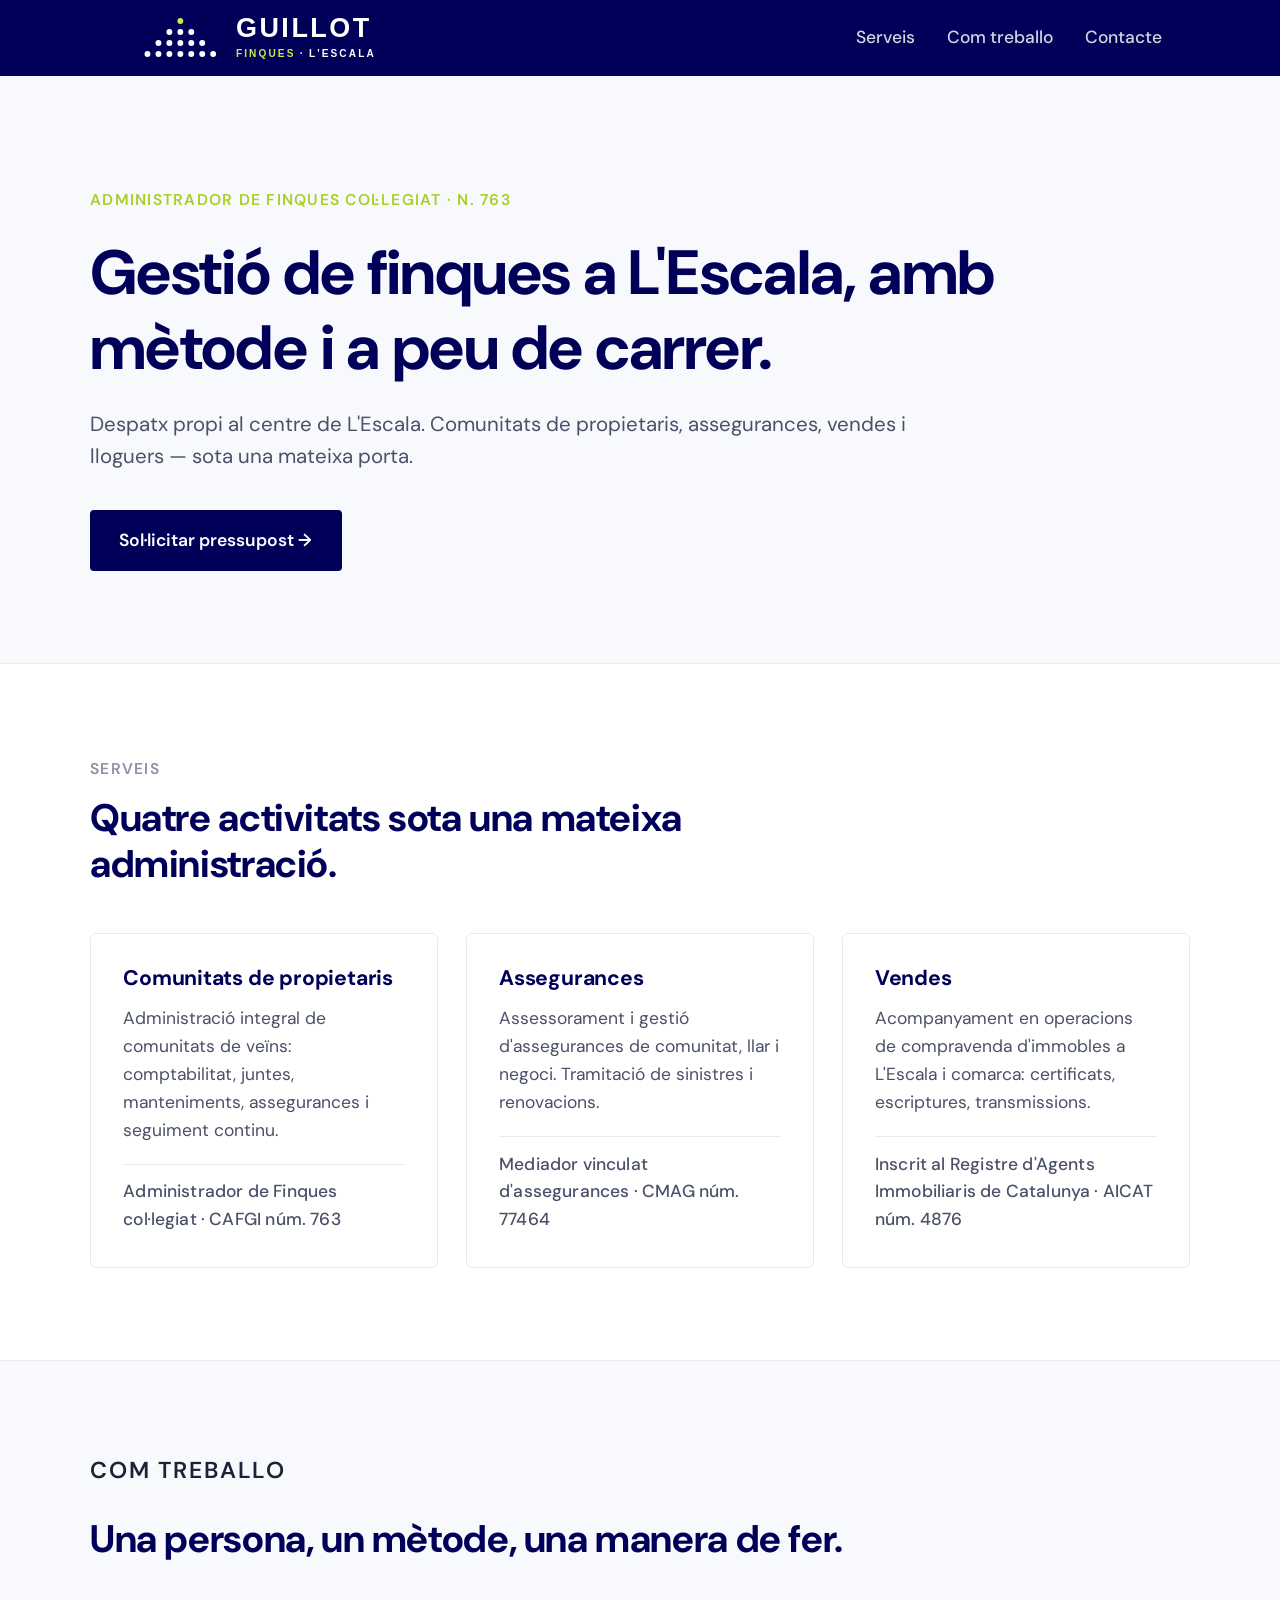
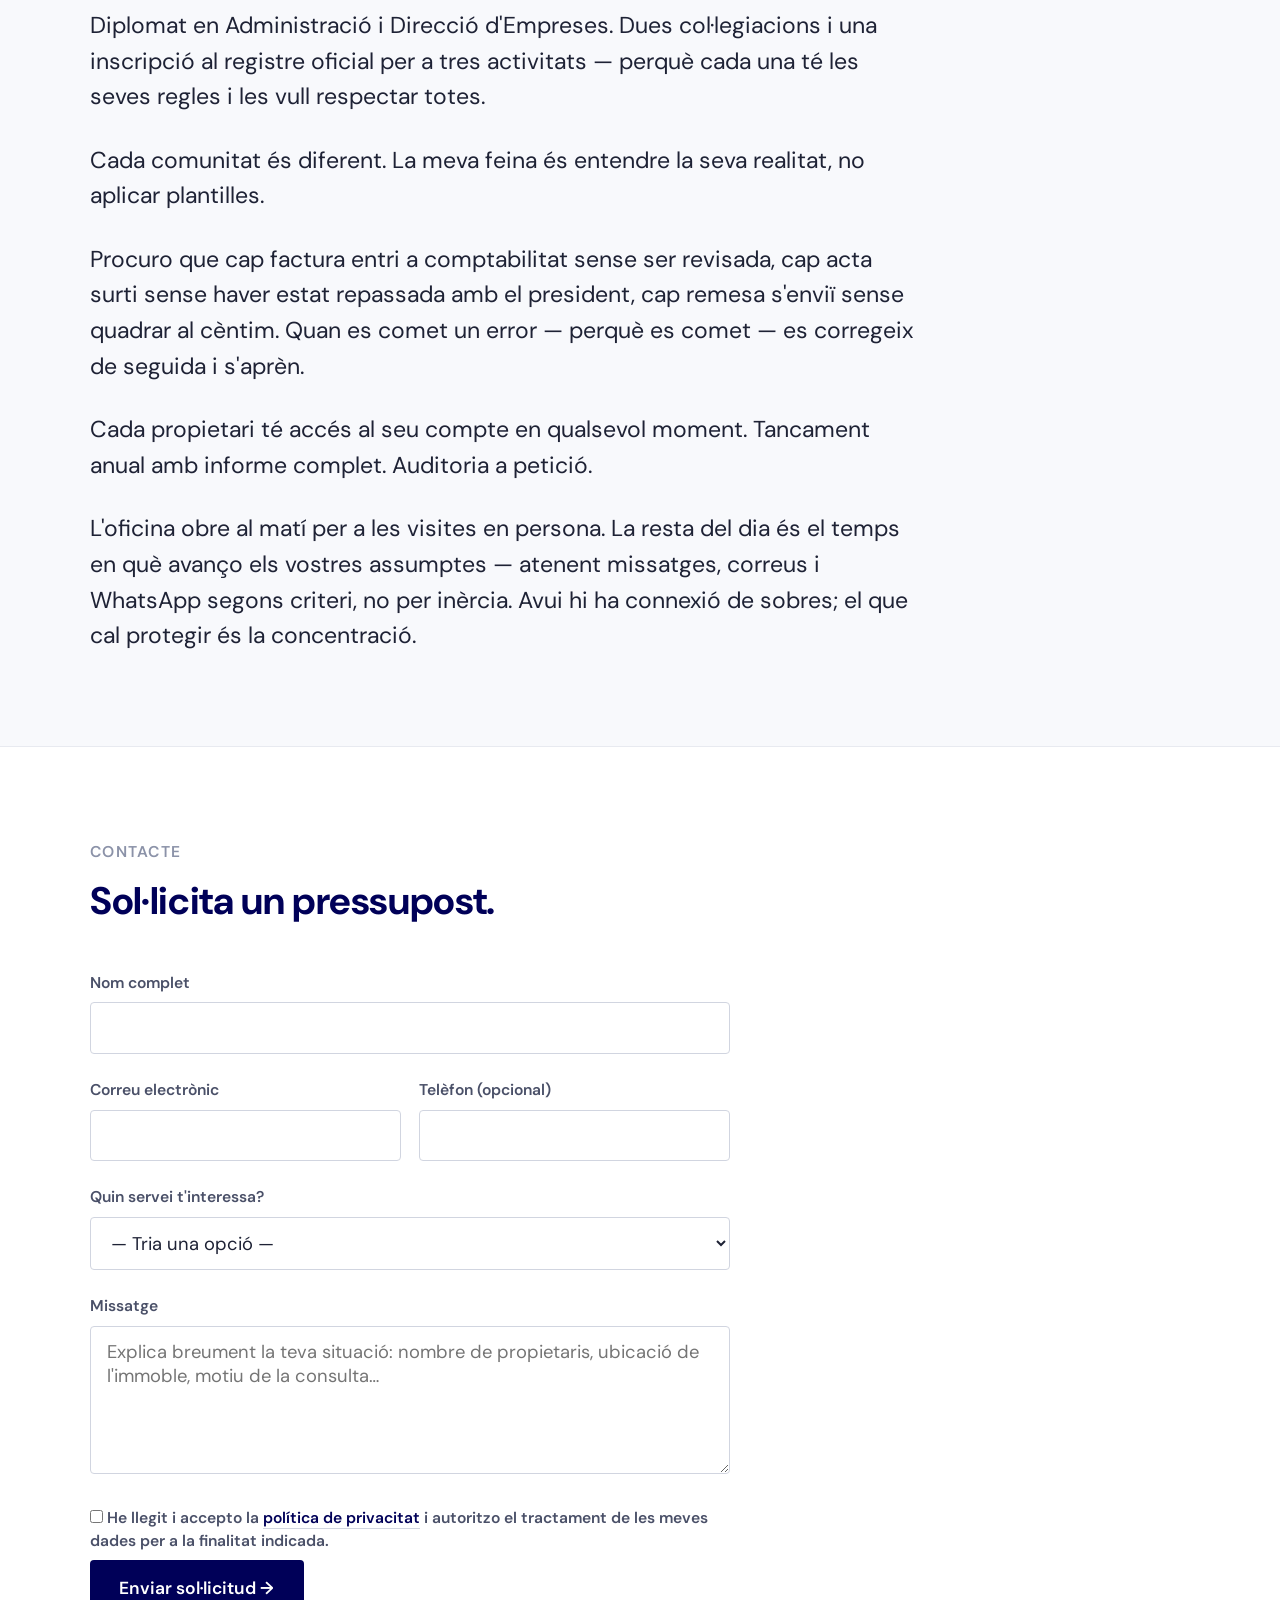
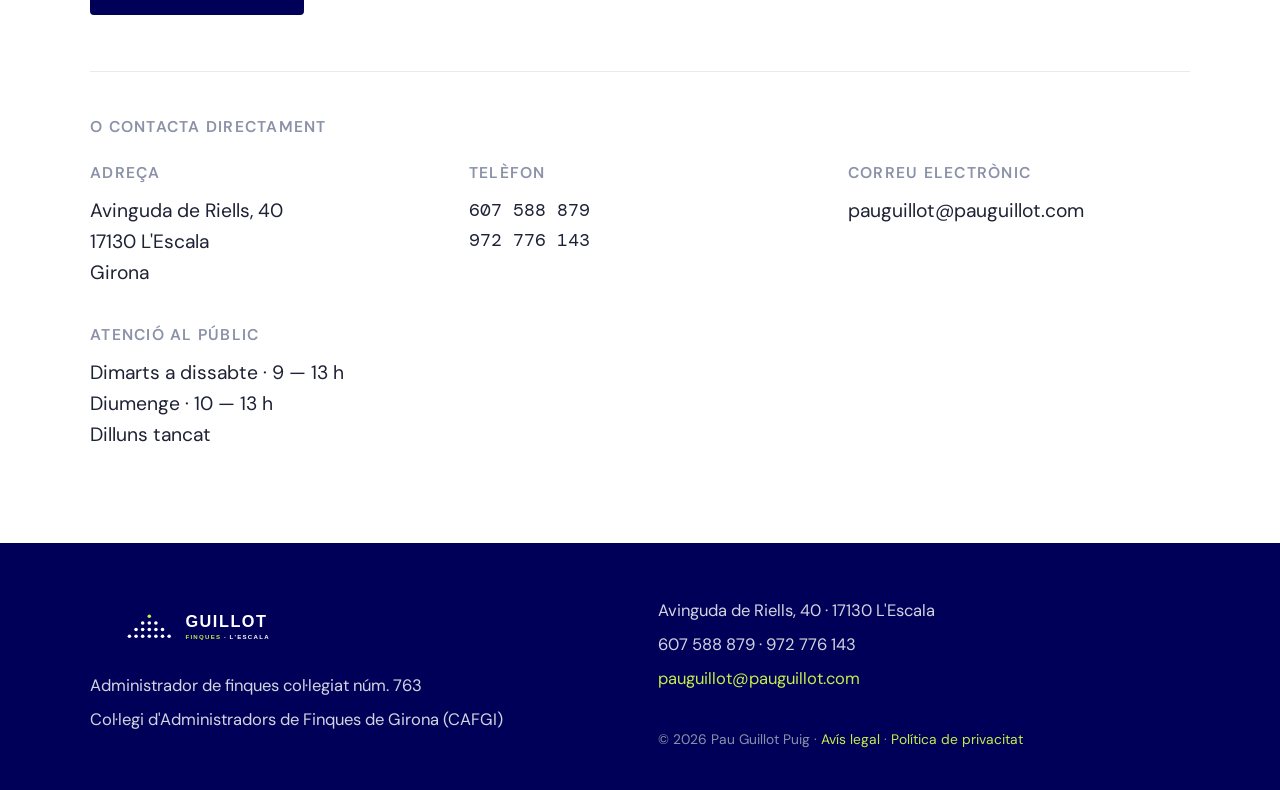
<file: index.html>
<!DOCTYPE html>
<html lang="ca">
<head>
  <meta charset="UTF-8">
  <meta name="viewport" content="width=device-width, initial-scale=1">
  <meta name="description" content="Pau Guillot Finques — Administrador de finques col·legiat a L'Escala. Comunitats de propietaris, assegurances, vendes.">
  <title>Pau Guillot Finques · Administrador de finques · L'Escala</title>
  <link rel="canonical" href="https://finqueslescala.com/">
  <link rel="icon" type="image/svg+xml" href="assets/favicon.svg">
  <link rel="icon" href="assets/favicon.ico" sizes="any">
  <link rel="icon" type="image/png" sizes="32x32" href="assets/favicon-32.png">
  <link rel="icon" type="image/png" sizes="192x192" href="assets/favicon-192.png">
  <link rel="apple-touch-icon" sizes="180x180" href="assets/apple-touch-icon.png">
  <link rel="stylesheet" href="styles.css">

  <meta property="og:type" content="website">
  <meta property="og:url" content="https://finqueslescala.com/">
  <meta property="og:title" content="Pau Guillot Finques · Administrador de finques · L'Escala">
  <meta property="og:description" content="Administració de finques amb mètode i a peu de carrer. Comunitats de propietaris, assegurances, vendes.">
  <meta property="og:image" content="https://finqueslescala.com/assets/og-image.png">
  <meta property="og:image:width" content="1200">
  <meta property="og:image:height" content="630">
  <meta property="og:locale" content="ca_ES">
  <meta property="og:site_name" content="Pau Guillot Finques">

  <meta name="twitter:card" content="summary_large_image">
  <meta name="twitter:title" content="Pau Guillot Finques · Administrador de finques · L'Escala">
  <meta name="twitter:description" content="Administració de finques amb mètode i a peu de carrer. Comunitats de propietaris, assegurances, vendes.">
  <meta name="twitter:image" content="https://finqueslescala.com/assets/og-image.png">
</head>
<body>

  <header class="site-header">
    <div class="site-header__inner">
      <a class="site-header__logo" href="#" aria-label="Pau Guillot Finques">
        <img src="assets/logo-on-navy.svg" alt="Pau Guillot Finques">
      </a>
      <nav class="site-header__nav">
        <a href="#serveis">Serveis</a>
        <a href="#filosofia">Com treballo</a>
        <a href="#contacte">Contacte</a>
      </nav>
    </div>
  </header>

  <main>

    <section class="hero">
      <div class="hero__inner">
        <p class="hero__eyebrow">Administrador de finques col·legiat · n. 763</p>
        <h1>Gestió de finques a L'Escala, amb mètode i a peu de carrer.</h1>
        <p class="hero__lead">
          Despatx propi al centre de L'Escala. Comunitats de propietaris,
          assegurances, vendes i lloguers — sota una mateixa porta.
        </p>
        <a class="hero__cta" href="#contacte">Sol·licitar pressupost →</a>
      </div>
    </section>

    <section class="section" id="serveis">
      <div class="section__inner">
        <p class="section__heading">Serveis</p>
        <h2>Quatre activitats sota una mateixa administració.</h2>

        <div class="serveis">
          <article class="servei">
            <h3>Comunitats de propietaris</h3>
            <p>
              Administració integral de comunitats de veïns: comptabilitat,
              juntes, manteniments, assegurances i seguiment continu.
            </p>
            <p class="servei__credencial">
              Administrador de Finques col·legiat · CAFGI núm. 763
            </p>
          </article>

          <article class="servei">
            <h3>Assegurances</h3>
            <p>
              Assessorament i gestió d'assegurances de comunitat, llar i
              negoci. Tramitació de sinistres i renovacions.
            </p>
            <p class="servei__credencial">
              Mediador vinculat d'assegurances · CMAG núm. 77464
            </p>
          </article>

          <article class="servei">
            <h3>Vendes</h3>
            <p>
              Acompanyament en operacions de compravenda d'immobles a
              L'Escala i comarca: certificats, escriptures, transmissions.
            </p>
            <p class="servei__credencial">
              Inscrit al Registre d'Agents Immobiliaris de Catalunya · AICAT núm. 4876
            </p>
          </article>
        </div>
      </div>
    </section>

    <section class="section section--alt" id="filosofia">
      <div class="section__inner filosofia">
        <p class="section__heading">Com treballo</p>
        <h2>Una persona, un mètode, una manera de fer.</h2>

        <p>
          Diplomat en Administració i Direcció d'Empreses. Dues
          col·legiacions i una inscripció al registre oficial per a
          tres activitats — perquè cada una té les seves regles i
          les vull respectar totes.
        </p>
        <p>
          Cada comunitat és diferent. La meva feina és entendre la seva
          realitat, no aplicar plantilles.
        </p>
        <p>
          Procuro que cap factura entri a comptabilitat sense ser
          revisada, cap acta surti sense haver estat repassada amb el
          president, cap remesa s'enviï sense quadrar al cèntim. Quan
          es comet un error — perquè es comet — es corregeix de seguida
          i s'aprèn.
        </p>
        <p>
          Cada propietari té accés al seu compte en qualsevol moment.
          Tancament anual amb informe complet. Auditoria a petició.
        </p>
        <p>
          L'oficina obre al matí per a les visites en persona. La resta
          del dia és el temps en què avanço els vostres assumptes —
          atenent missatges, correus i WhatsApp segons criteri, no
          per inèrcia. Avui hi ha connexió de sobres; el que cal
          protegir és la concentració.
        </p>
      </div>
    </section>

    <section class="section" id="contacte">
      <div class="section__inner">
        <p class="section__heading">Contacte</p>
        <h2>Sol·licita un pressupost.</h2>

        <form class="pressupost-form" action="/api/pressupost" method="post">
          <div class="pressupost-form__row">
            <label for="nom">Nom complet</label>
            <input type="text" id="nom" name="nom" required autocomplete="name">
          </div>

          <div class="pressupost-form__row pressupost-form__row--split">
            <div>
              <label for="email">Correu electrònic</label>
              <input type="email" id="email" name="email" required autocomplete="email">
            </div>
            <div>
              <label for="telefon">Telèfon (opcional)</label>
              <input type="tel" id="telefon" name="telefon" autocomplete="tel">
            </div>
          </div>

          <div class="pressupost-form__row">
            <label for="servei">Quin servei t'interessa?</label>
            <select id="servei" name="servei" required>
              <option value="">— Tria una opció —</option>
              <option value="comunitat">Comunitat de propietaris</option>
              <option value="assegurances">Assegurances</option>
              <option value="vendes">Vendes</option>
              <option value="altre">Altre</option>
            </select>
          </div>

          <div class="pressupost-form__row">
            <label for="missatge">Missatge</label>
            <textarea id="missatge" name="missatge" rows="5" required
                      placeholder="Explica breument la teva situació: nombre de propietaris, ubicació de l'immoble, motiu de la consulta…"></textarea>
          </div>

          <label class="pressupost-form__consent">
            <input type="checkbox" name="consentiment" value="1" required>
            <span>
              He llegit i accepto la
              <a href="privacitat.html" target="_blank">política de privacitat</a>
              i autoritzo el tractament de les meves dades per a la finalitat indicada.
            </span>
          </label>

          <div style="position:absolute;left:-10000px;width:1px;height:1px;overflow:hidden" aria-hidden="true">
            <label for="website">No omplis aquest camp</label>
            <input type="text" id="website" name="website" tabindex="-1" autocomplete="off">
          </div>

          <div class="cf-turnstile" data-sitekey="0x4AAAAAADNUIH3L6yW5ZSSy"></div>

          <button type="submit" class="pressupost-form__submit">
            Enviar sol·licitud →
          </button>
        </form>
        <script src="https://challenges.cloudflare.com/turnstile/v0/api.js" async defer></script>

        <div class="contacte-divider"></div>

        <h3 class="contacte__subtitol">O contacta directament</h3>

        <div class="contacte">
          <div class="contacte__bloc">
            <h3>Adreça</h3>
            <p>Avinguda de Riells, 40</p>
            <p>17130 L'Escala</p>
            <p>Girona</p>
          </div>

          <div class="contacte__bloc">
            <h3>Telèfon</h3>
            <a class="mono" href="tel:+34607588879">607 588 879</a>
            <a class="mono" href="tel:+34972776143">972 776 143</a>
          </div>

          <div class="contacte__bloc">
            <h3>Correu electrònic</h3>
            <a href="mailto:pauguillot@pauguillot.com">pauguillot@pauguillot.com</a>
          </div>

          <div class="contacte__bloc">
            <h3>Atenció al públic</h3>
            <p>Dimarts a dissabte · 9 — 13 h</p>
            <p>Diumenge · 10 — 13 h</p>
            <p>Dilluns tancat</p>
          </div>
        </div>

      </div>
    </section>

  </main>

  <footer class="site-footer">
    <div class="site-footer__inner">
      <div>
        <img src="assets/logo.svg" alt="Pau Guillot Finques">
        <p>Administrador de finques col·legiat núm. 763</p>
        <p>Col·legi d'Administradors de Finques de Girona (CAFGI)</p>
      </div>
      <div>
        <p>Avinguda de Riells, 40 · 17130 L'Escala</p>
        <p>607 588 879 · 972 776 143</p>
        <p><a href="mailto:pauguillot@pauguillot.com">pauguillot@pauguillot.com</a></p>
        <br>
        <small>© 2026 Pau Guillot Puig · <a href="avis-legal.html">Avís legal</a> · <a href="privacitat.html">Política de privacitat</a></small>
      </div>
    </div>
  </footer>

</body>
</html>
</file>
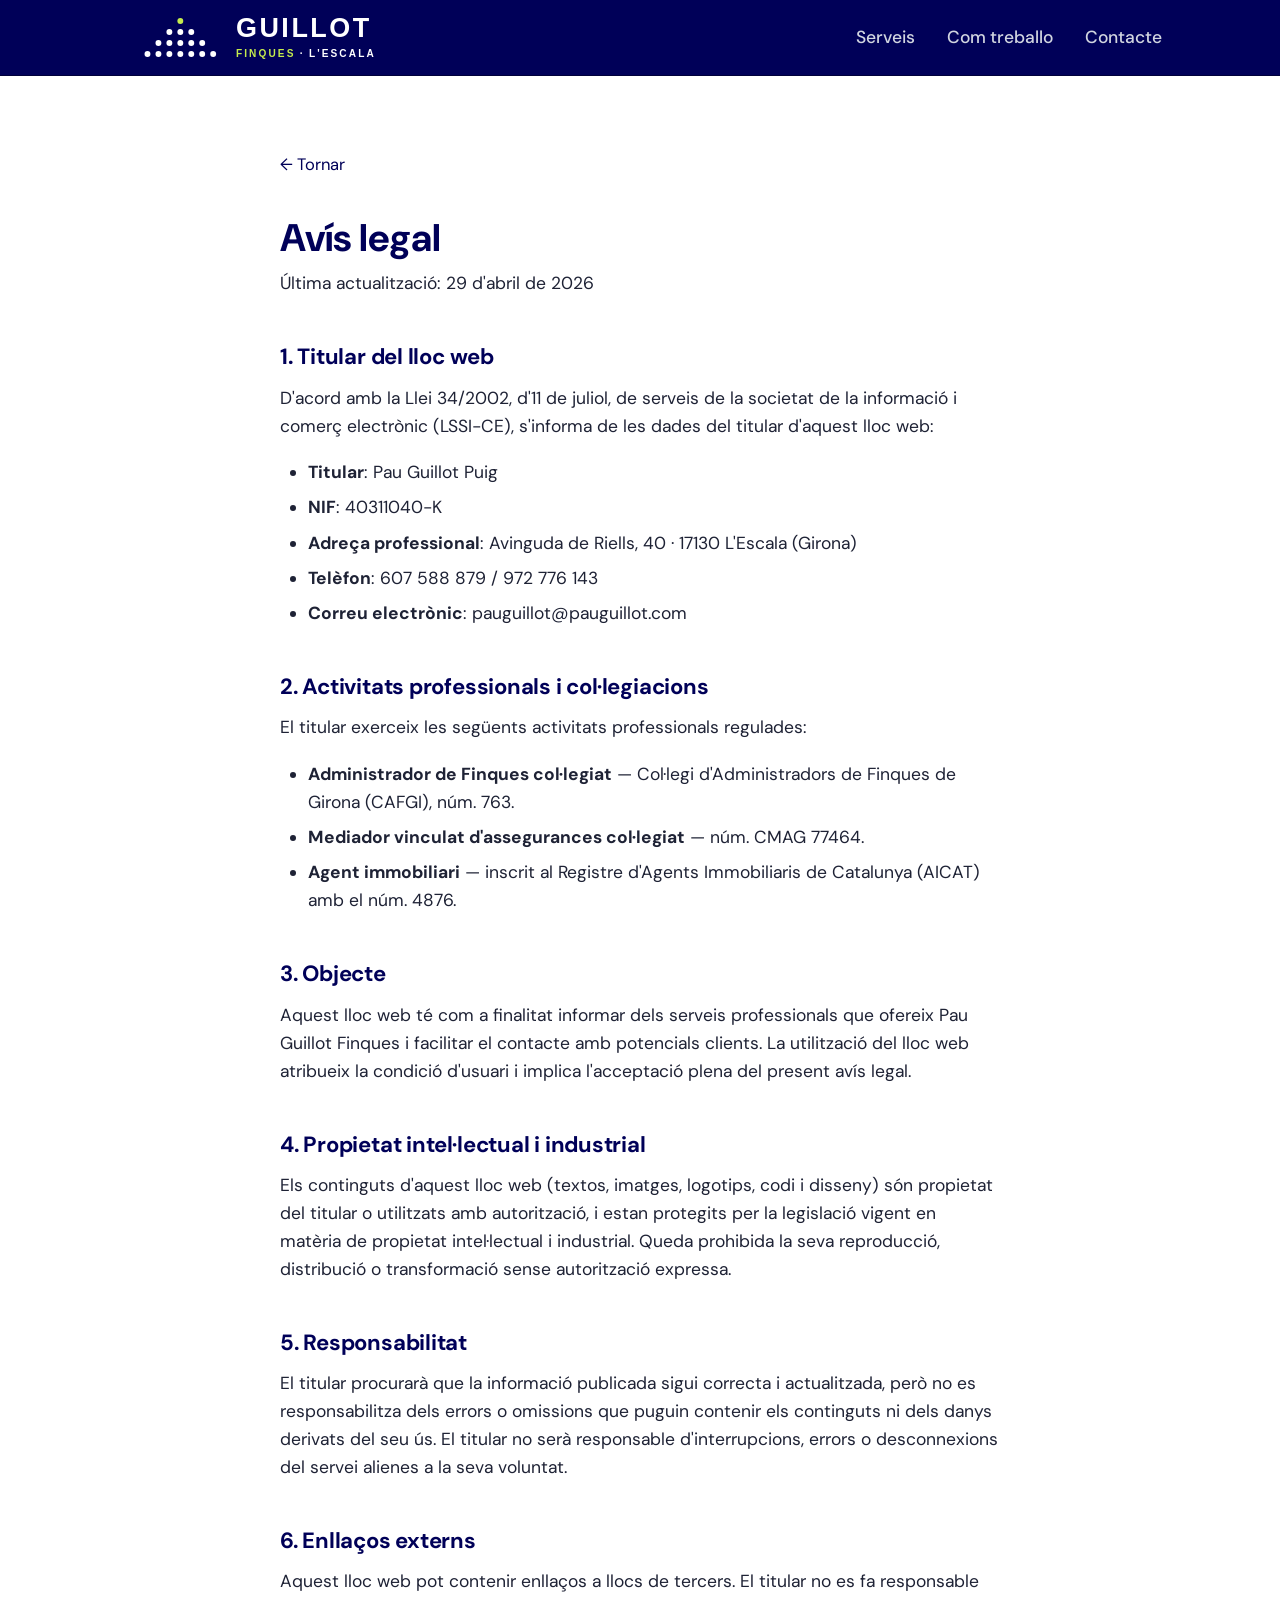
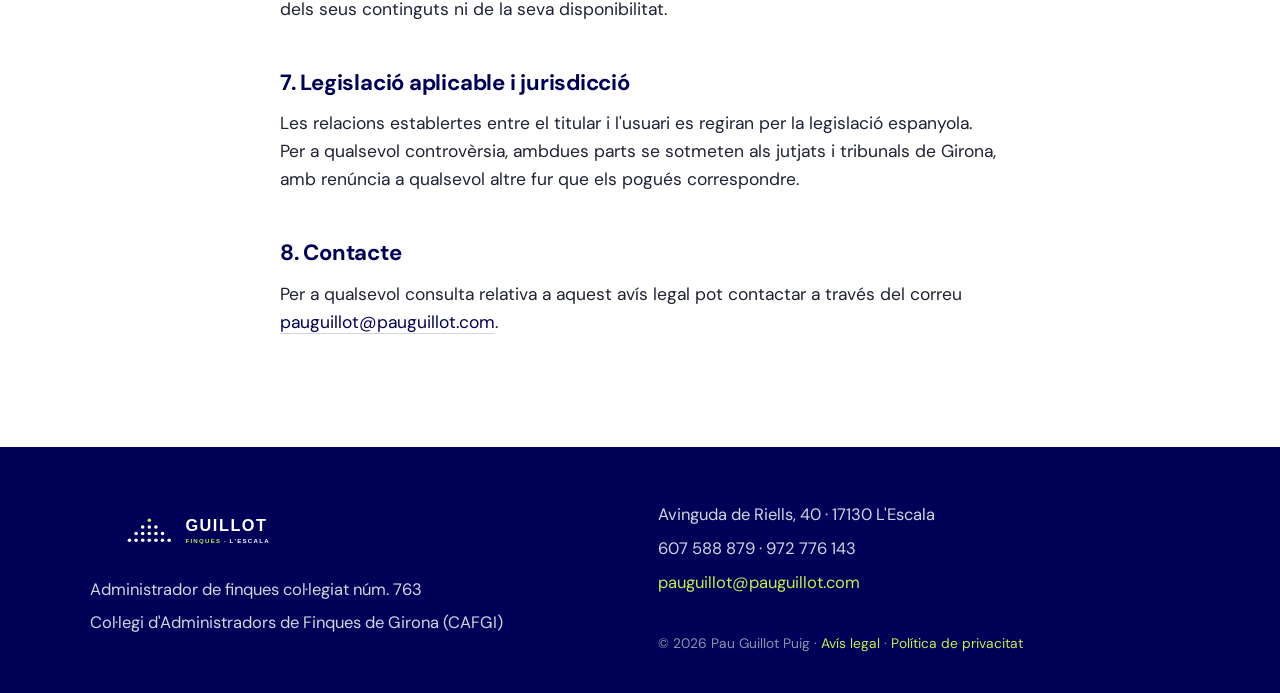
<file: avis-legal.html>
<!DOCTYPE html>
<html lang="ca">
<head>
  <meta charset="UTF-8">
  <meta name="viewport" content="width=device-width, initial-scale=1">
  <meta name="robots" content="noindex">
  <title>Avís legal · Pau Guillot Finques</title>
  <link rel="canonical" href="https://finqueslescala.com/avis-legal.html">
  <link rel="icon" type="image/svg+xml" href="assets/favicon.svg">
  <link rel="icon" href="assets/favicon.ico" sizes="any">
  <link rel="icon" type="image/png" sizes="32x32" href="assets/favicon-32.png">
  <link rel="icon" type="image/png" sizes="192x192" href="assets/favicon-192.png">
  <link rel="apple-touch-icon" sizes="180x180" href="assets/apple-touch-icon.png">
  <link rel="stylesheet" href="styles.css">
</head>
<body>

  <header class="site-header">
    <div class="site-header__inner">
      <a class="site-header__logo" href="index.html" aria-label="Pau Guillot Finques">
        <img src="assets/logo-on-navy.svg" alt="Pau Guillot Finques">
      </a>
      <nav class="site-header__nav">
        <a href="index.html#serveis">Serveis</a>
        <a href="index.html#filosofia">Com treballo</a>
        <a href="index.html#contacte">Contacte</a>
      </nav>
    </div>
  </header>

  <main class="legal">
    <div class="legal__inner">
      <a class="legal__back" href="index.html">← Tornar</a>

      <h1>Avís legal</h1>
      <p class="legal__lead">Última actualització: 29 d'abril de 2026</p>

      <h2>1. Titular del lloc web</h2>
      <p>D'acord amb la Llei 34/2002, d'11 de juliol, de serveis de la societat de la informació i comerç electrònic (LSSI-CE), s'informa de les dades del titular d'aquest lloc web:</p>
      <ul>
        <li><strong>Titular</strong>: Pau Guillot Puig</li>
        <li><strong>NIF</strong>: 40311040-K</li>
        <li><strong>Adreça professional</strong>: Avinguda de Riells, 40 · 17130 L'Escala (Girona)</li>
        <li><strong>Telèfon</strong>: 607 588 879 / 972 776 143</li>
        <li><strong>Correu electrònic</strong>: pauguillot@pauguillot.com</li>
      </ul>

      <h2>2. Activitats professionals i col·legiacions</h2>
      <p>El titular exerceix les següents activitats professionals regulades:</p>
      <ul>
        <li><strong>Administrador de Finques col·legiat</strong> — Col·legi d'Administradors de Finques de Girona (CAFGI), núm. 763.</li>
        <li><strong>Mediador vinculat d'assegurances col·legiat</strong> — núm. CMAG 77464.</li>
        <li><strong>Agent immobiliari</strong> — inscrit al Registre d'Agents Immobiliaris de Catalunya (AICAT) amb el núm. 4876.</li>
      </ul>

      <h2>3. Objecte</h2>
      <p>Aquest lloc web té com a finalitat informar dels serveis professionals que ofereix Pau Guillot Finques i facilitar el contacte amb potencials clients. La utilització del lloc web atribueix la condició d'usuari i implica l'acceptació plena del present avís legal.</p>

      <h2>4. Propietat intel·lectual i industrial</h2>
      <p>Els continguts d'aquest lloc web (textos, imatges, logotips, codi i disseny) són propietat del titular o utilitzats amb autorització, i estan protegits per la legislació vigent en matèria de propietat intel·lectual i industrial. Queda prohibida la seva reproducció, distribució o transformació sense autorització expressa.</p>

      <h2>5. Responsabilitat</h2>
      <p>El titular procurarà que la informació publicada sigui correcta i actualitzada, però no es responsabilitza dels errors o omissions que puguin contenir els continguts ni dels danys derivats del seu ús. El titular no serà responsable d'interrupcions, errors o desconnexions del servei alienes a la seva voluntat.</p>

      <h2>6. Enllaços externs</h2>
      <p>Aquest lloc web pot contenir enllaços a llocs de tercers. El titular no es fa responsable dels seus continguts ni de la seva disponibilitat.</p>

      <h2>7. Legislació aplicable i jurisdicció</h2>
      <p>Les relacions establertes entre el titular i l'usuari es regiran per la legislació espanyola. Per a qualsevol controvèrsia, ambdues parts se sotmeten als jutjats i tribunals de Girona, amb renúncia a qualsevol altre fur que els pogués correspondre.</p>

      <h2>8. Contacte</h2>
      <p>Per a qualsevol consulta relativa a aquest avís legal pot contactar a través del correu <a href="mailto:pauguillot@pauguillot.com">pauguillot@pauguillot.com</a>.</p>
    </div>
  </main>

  <footer class="site-footer">
    <div class="site-footer__inner">
      <div>
        <img src="assets/logo.svg" alt="Pau Guillot Finques">
        <p>Administrador de finques col·legiat núm. 763</p>
        <p>Col·legi d'Administradors de Finques de Girona (CAFGI)</p>
      </div>
      <div>
        <p>Avinguda de Riells, 40 · 17130 L'Escala</p>
        <p>607 588 879 · 972 776 143</p>
        <p><a href="mailto:pauguillot@pauguillot.com">pauguillot@pauguillot.com</a></p>
        <br>
        <small>© 2026 Pau Guillot Puig · <a href="avis-legal.html">Avís legal</a> · <a href="privacitat.html">Política de privacitat</a></small>
      </div>
    </div>
  </footer>

</body>
</html>
</file>
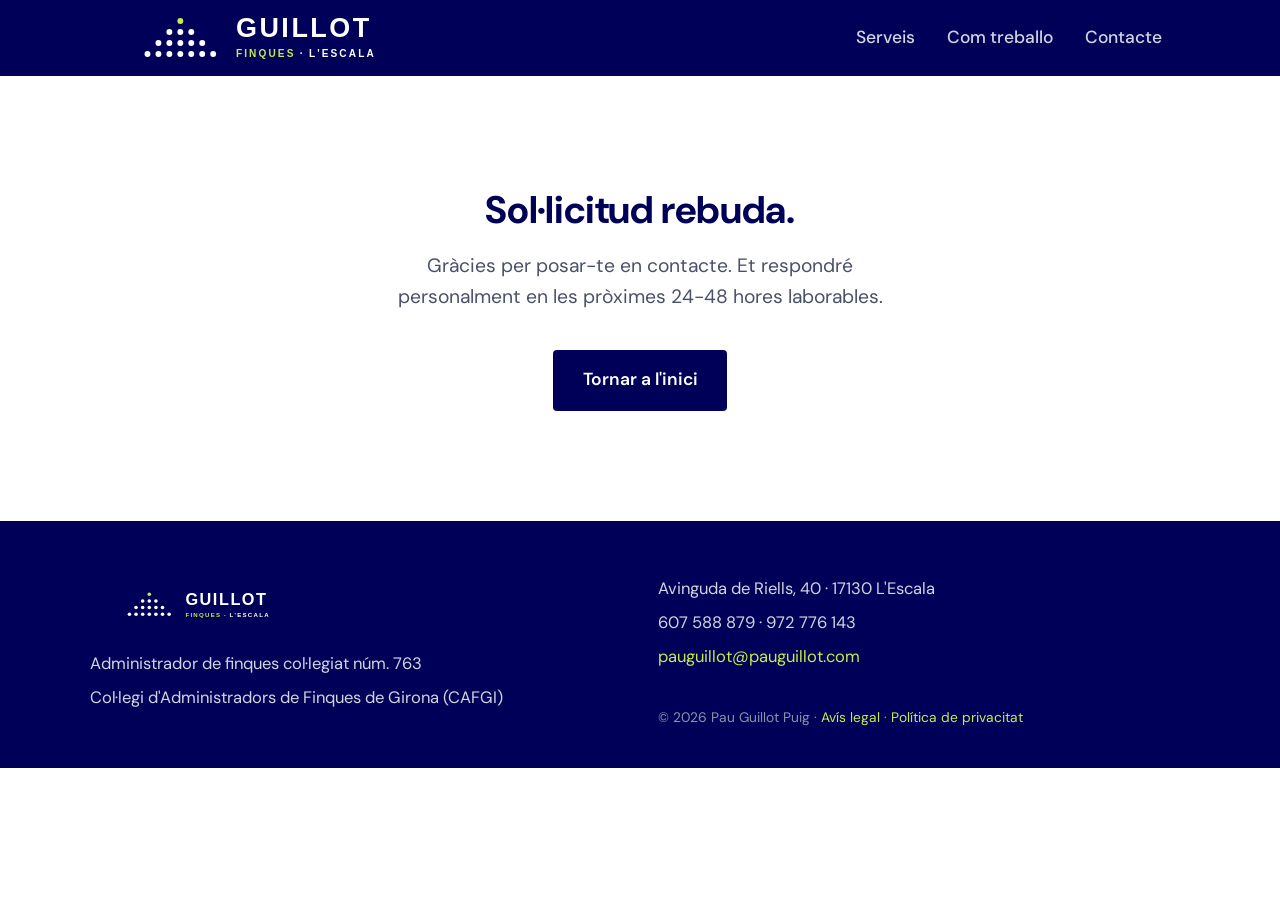
<file: gracies.html>
<!DOCTYPE html>
<html lang="ca">
<head>
  <meta charset="UTF-8">
  <meta name="viewport" content="width=device-width, initial-scale=1">
  <meta name="robots" content="noindex">
  <title>Sol·licitud rebuda · Pau Guillot Finques</title>
  <link rel="icon" type="image/svg+xml" href="assets/favicon.svg">
  <link rel="icon" href="assets/favicon.ico" sizes="any">
  <link rel="icon" type="image/png" sizes="32x32" href="assets/favicon-32.png">
  <link rel="icon" type="image/png" sizes="192x192" href="assets/favicon-192.png">
  <link rel="apple-touch-icon" sizes="180x180" href="assets/apple-touch-icon.png">
  <link rel="stylesheet" href="styles.css">
</head>
<body>

  <header class="site-header">
    <div class="site-header__inner">
      <a class="site-header__logo" href="index.html" aria-label="Pau Guillot Finques">
        <img src="assets/logo-on-navy.svg" alt="Pau Guillot Finques">
      </a>
      <nav class="site-header__nav">
        <a href="index.html#serveis">Serveis</a>
        <a href="index.html#filosofia">Com treballo</a>
        <a href="index.html#contacte">Contacte</a>
      </nav>
    </div>
  </header>

  <main class="gracies">
    <div class="gracies__inner">
      <h1>Sol·licitud rebuda.</h1>
      <p>Gràcies per posar-te en contacte. Et respondré personalment en les pròximes 24-48 hores laborables.</p>
      <a class="hero__cta" href="index.html">Tornar a l'inici</a>
    </div>
  </main>

  <footer class="site-footer">
    <div class="site-footer__inner">
      <div>
        <img src="assets/logo.svg" alt="Pau Guillot Finques">
        <p>Administrador de finques col·legiat núm. 763</p>
        <p>Col·legi d'Administradors de Finques de Girona (CAFGI)</p>
      </div>
      <div>
        <p>Avinguda de Riells, 40 · 17130 L'Escala</p>
        <p>607 588 879 · 972 776 143</p>
        <p><a href="mailto:pauguillot@pauguillot.com">pauguillot@pauguillot.com</a></p>
        <br>
        <small>© 2026 Pau Guillot Puig · <a href="avis-legal.html">Avís legal</a> · <a href="privacitat.html">Política de privacitat</a></small>
      </div>
    </div>
  </footer>

</body>
</html>
</file>
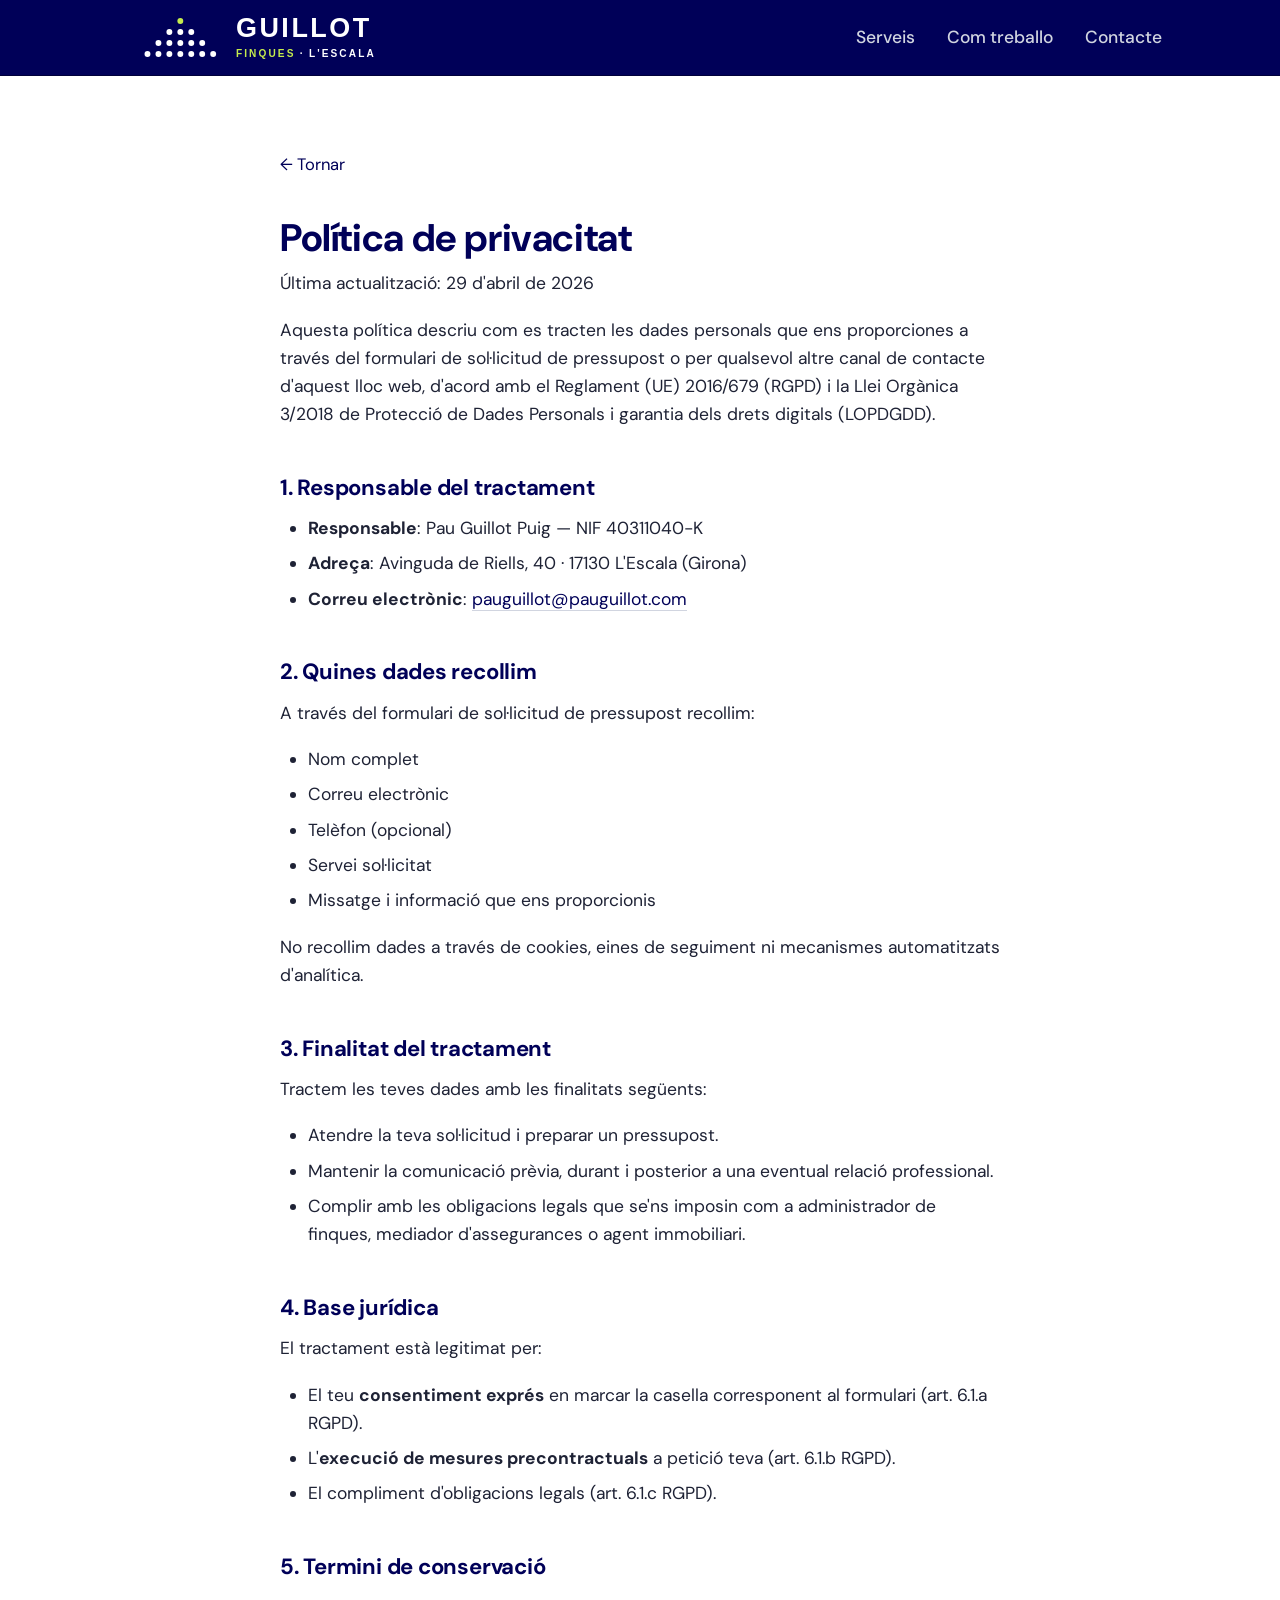
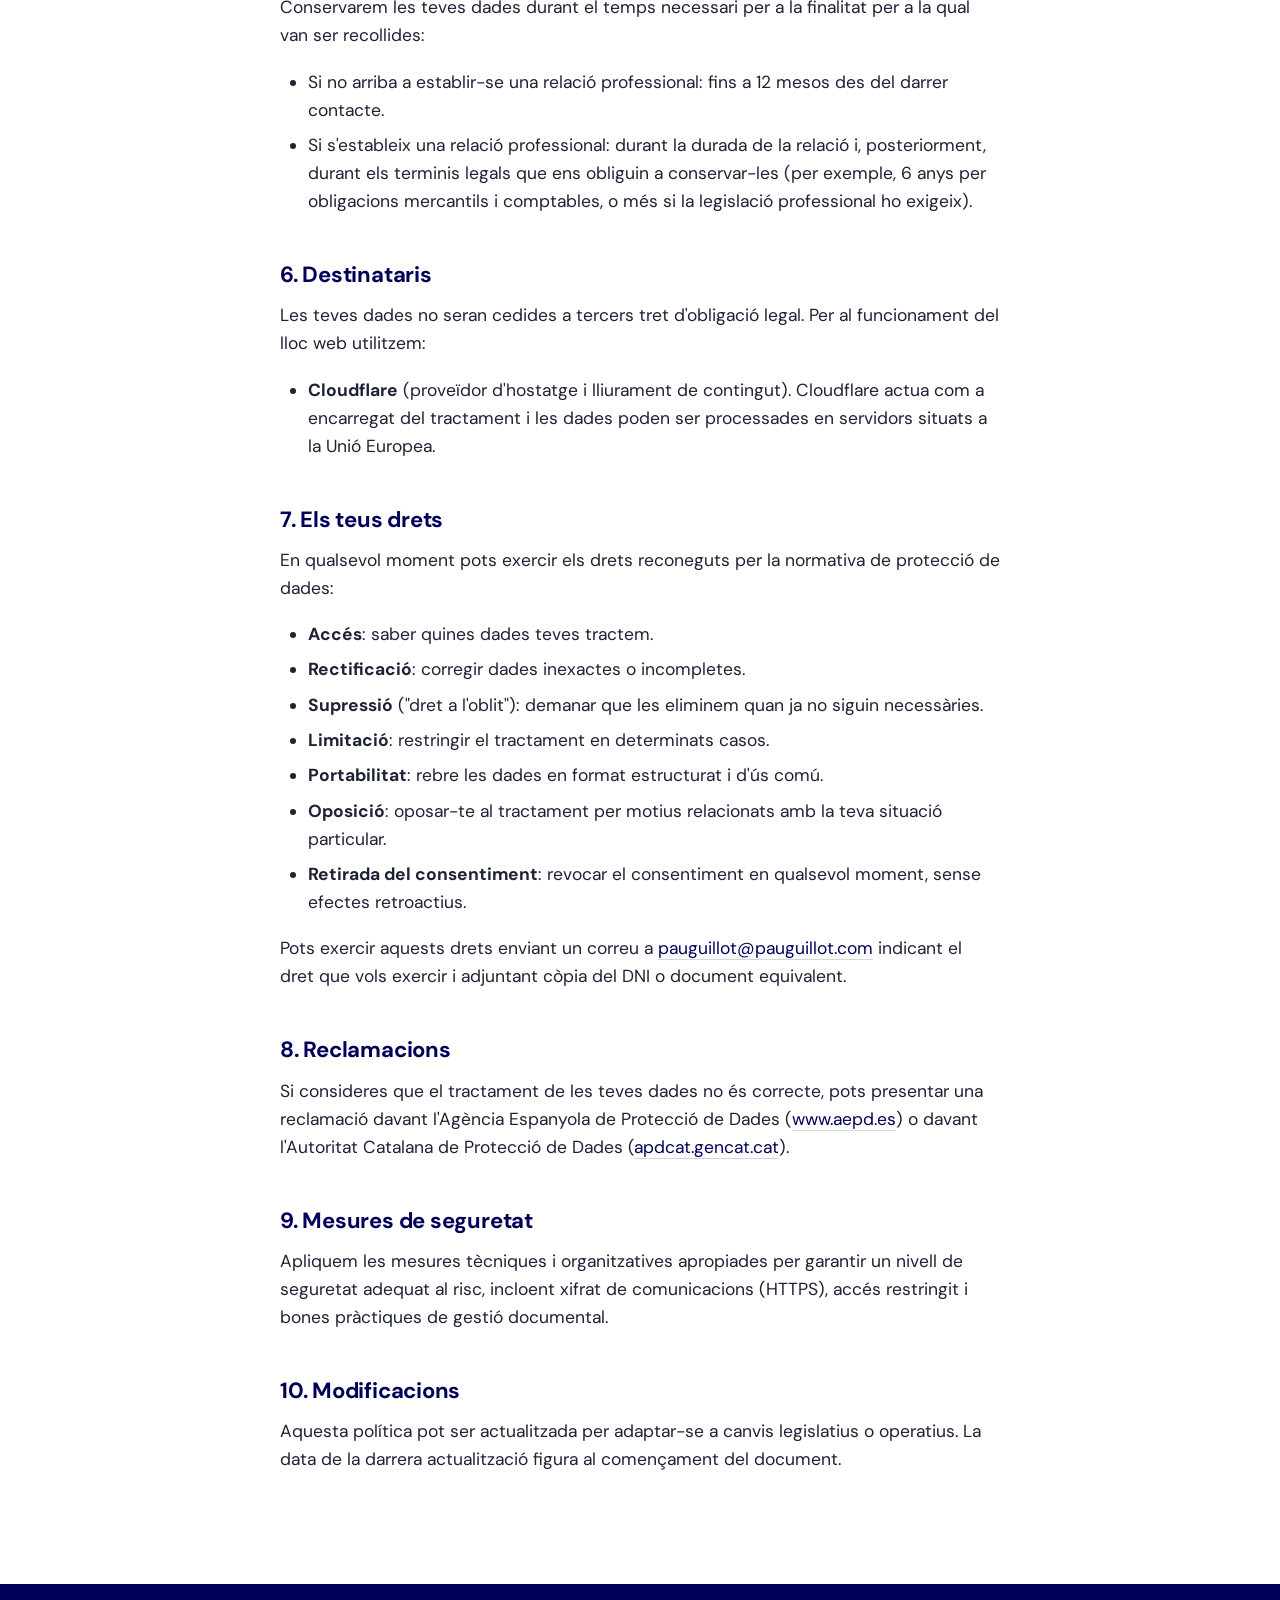
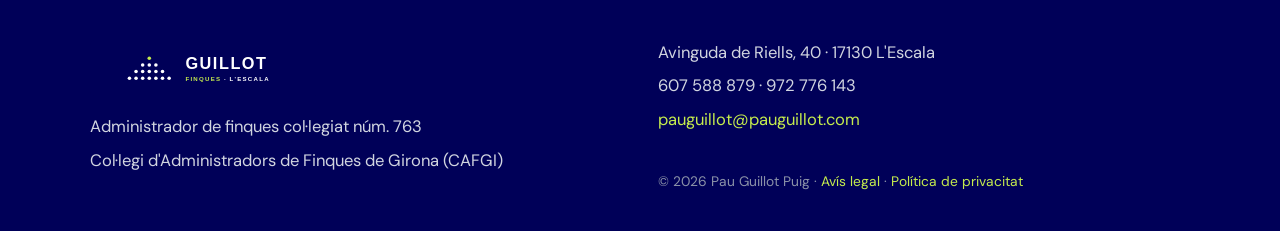
<file: privacitat.html>
<!DOCTYPE html>
<html lang="ca">
<head>
  <meta charset="UTF-8">
  <meta name="viewport" content="width=device-width, initial-scale=1">
  <meta name="robots" content="noindex">
  <title>Política de privacitat · Pau Guillot Finques</title>
  <link rel="canonical" href="https://finqueslescala.com/privacitat.html">
  <link rel="icon" type="image/svg+xml" href="assets/favicon.svg">
  <link rel="icon" href="assets/favicon.ico" sizes="any">
  <link rel="icon" type="image/png" sizes="32x32" href="assets/favicon-32.png">
  <link rel="icon" type="image/png" sizes="192x192" href="assets/favicon-192.png">
  <link rel="apple-touch-icon" sizes="180x180" href="assets/apple-touch-icon.png">
  <link rel="stylesheet" href="styles.css">
</head>
<body>

  <header class="site-header">
    <div class="site-header__inner">
      <a class="site-header__logo" href="index.html" aria-label="Pau Guillot Finques">
        <img src="assets/logo-on-navy.svg" alt="Pau Guillot Finques">
      </a>
      <nav class="site-header__nav">
        <a href="index.html#serveis">Serveis</a>
        <a href="index.html#filosofia">Com treballo</a>
        <a href="index.html#contacte">Contacte</a>
      </nav>
    </div>
  </header>

  <main class="legal">
    <div class="legal__inner">
      <a class="legal__back" href="index.html">← Tornar</a>

      <h1>Política de privacitat</h1>
      <p class="legal__lead">Última actualització: 29 d'abril de 2026</p>

      <p>Aquesta política descriu com es tracten les dades personals que ens proporciones a través del formulari de sol·licitud de pressupost o per qualsevol altre canal de contacte d'aquest lloc web, d'acord amb el Reglament (UE) 2016/679 (RGPD) i la Llei Orgànica 3/2018 de Protecció de Dades Personals i garantia dels drets digitals (LOPDGDD).</p>

      <h2>1. Responsable del tractament</h2>
      <ul>
        <li><strong>Responsable</strong>: Pau Guillot Puig — NIF 40311040-K</li>
        <li><strong>Adreça</strong>: Avinguda de Riells, 40 · 17130 L'Escala (Girona)</li>
        <li><strong>Correu electrònic</strong>: <a href="mailto:pauguillot@pauguillot.com">pauguillot@pauguillot.com</a></li>
      </ul>

      <h2>2. Quines dades recollim</h2>
      <p>A través del formulari de sol·licitud de pressupost recollim:</p>
      <ul>
        <li>Nom complet</li>
        <li>Correu electrònic</li>
        <li>Telèfon (opcional)</li>
        <li>Servei sol·licitat</li>
        <li>Missatge i informació que ens proporcionis</li>
      </ul>
      <p>No recollim dades a través de cookies, eines de seguiment ni mecanismes automatitzats d'analítica.</p>

      <h2>3. Finalitat del tractament</h2>
      <p>Tractem les teves dades amb les finalitats següents:</p>
      <ul>
        <li>Atendre la teva sol·licitud i preparar un pressupost.</li>
        <li>Mantenir la comunicació prèvia, durant i posterior a una eventual relació professional.</li>
        <li>Complir amb les obligacions legals que se'ns imposin com a administrador de finques, mediador d'assegurances o agent immobiliari.</li>
      </ul>

      <h2>4. Base jurídica</h2>
      <p>El tractament està legitimat per:</p>
      <ul>
        <li>El teu <strong>consentiment exprés</strong> en marcar la casella corresponent al formulari (art. 6.1.a RGPD).</li>
        <li>L'<strong>execució de mesures precontractuals</strong> a petició teva (art. 6.1.b RGPD).</li>
        <li>El compliment d'obligacions legals (art. 6.1.c RGPD).</li>
      </ul>

      <h2>5. Termini de conservació</h2>
      <p>Conservarem les teves dades durant el temps necessari per a la finalitat per a la qual van ser recollides:</p>
      <ul>
        <li>Si no arriba a establir-se una relació professional: fins a 12 mesos des del darrer contacte.</li>
        <li>Si s'estableix una relació professional: durant la durada de la relació i, posteriorment, durant els terminis legals que ens obliguin a conservar-les (per exemple, 6 anys per obligacions mercantils i comptables, o més si la legislació professional ho exigeix).</li>
      </ul>

      <h2>6. Destinataris</h2>
      <p>Les teves dades no seran cedides a tercers tret d'obligació legal. Per al funcionament del lloc web utilitzem:</p>
      <ul>
        <li><strong>Cloudflare</strong> (proveïdor d'hostatge i lliurament de contingut). Cloudflare actua com a encarregat del tractament i les dades poden ser processades en servidors situats a la Unió Europea.</li>
      </ul>

      <h2>7. Els teus drets</h2>
      <p>En qualsevol moment pots exercir els drets reconeguts per la normativa de protecció de dades:</p>
      <ul>
        <li><strong>Accés</strong>: saber quines dades teves tractem.</li>
        <li><strong>Rectificació</strong>: corregir dades inexactes o incompletes.</li>
        <li><strong>Supressió</strong> ("dret a l'oblit"): demanar que les eliminem quan ja no siguin necessàries.</li>
        <li><strong>Limitació</strong>: restringir el tractament en determinats casos.</li>
        <li><strong>Portabilitat</strong>: rebre les dades en format estructurat i d'ús comú.</li>
        <li><strong>Oposició</strong>: oposar-te al tractament per motius relacionats amb la teva situació particular.</li>
        <li><strong>Retirada del consentiment</strong>: revocar el consentiment en qualsevol moment, sense efectes retroactius.</li>
      </ul>
      <p>Pots exercir aquests drets enviant un correu a <a href="mailto:pauguillot@pauguillot.com">pauguillot@pauguillot.com</a> indicant el dret que vols exercir i adjuntant còpia del DNI o document equivalent.</p>

      <h2>8. Reclamacions</h2>
      <p>Si consideres que el tractament de les teves dades no és correcte, pots presentar una reclamació davant l'Agència Espanyola de Protecció de Dades (<a href="https://www.aepd.es" target="_blank" rel="noopener">www.aepd.es</a>) o davant l'Autoritat Catalana de Protecció de Dades (<a href="https://apdcat.gencat.cat" target="_blank" rel="noopener">apdcat.gencat.cat</a>).</p>

      <h2>9. Mesures de seguretat</h2>
      <p>Apliquem les mesures tècniques i organitzatives apropiades per garantir un nivell de seguretat adequat al risc, incloent xifrat de comunicacions (HTTPS), accés restringit i bones pràctiques de gestió documental.</p>

      <h2>10. Modificacions</h2>
      <p>Aquesta política pot ser actualitzada per adaptar-se a canvis legislatius o operatius. La data de la darrera actualització figura al començament del document.</p>
    </div>
  </main>

  <footer class="site-footer">
    <div class="site-footer__inner">
      <div>
        <img src="assets/logo.svg" alt="Pau Guillot Finques">
        <p>Administrador de finques col·legiat núm. 763</p>
        <p>Col·legi d'Administradors de Finques de Girona (CAFGI)</p>
      </div>
      <div>
        <p>Avinguda de Riells, 40 · 17130 L'Escala</p>
        <p>607 588 879 · 972 776 143</p>
        <p><a href="mailto:pauguillot@pauguillot.com">pauguillot@pauguillot.com</a></p>
        <br>
        <small>© 2026 Pau Guillot Puig · <a href="avis-legal.html">Avís legal</a> · <a href="privacitat.html">Política de privacitat</a></small>
      </div>
    </div>
  </footer>

</body>
</html>
</file>
<file: styles.css>
/* ============================================================
   finqueslescala.com — v0
   Hereta tokens del sistema de marca PGF.
   ============================================================ */

@import url('https://fonts.googleapis.com/css2?family=DM+Sans:wght@400;500;600;700;800&family=DM+Mono:wght@400;500&display=swap');

:root {
  --navy:        #000058;
  --navy-deep:   #00003a;
  --navy-light:  #0a0a6e;
  --lime:        #c5ec4d;
  --lime-print:  #a8cf28;

  --white:       #ffffff;
  --off-white:   #f8f9fc;
  --gray-50:     #f4f5f9;
  --gray-100:    #e8eaf0;
  --gray-200:    #d1d5e0;
  --gray-400:    #8b92a8;
  --gray-600:    #4a5068;
  --gray-800:    #1e2235;

  --font-sans:   'DM Sans', 'Inter', 'Helvetica Neue', Arial, sans-serif;
  --font-mono:   'DM Mono', 'Menlo', 'Consolas', monospace;

  --max-w:       1100px;
  --gutter:      1.5rem;
}

* { box-sizing: border-box; margin: 0; padding: 0; }

html {
  -webkit-font-smoothing: antialiased;
  -moz-osx-font-smoothing: grayscale;
  scroll-behavior: smooth;
  font-size: 115%;
}

body {
  font-family: var(--font-sans);
  font-size: 1rem;
  line-height: 1.6;
  color: var(--gray-800);
  background: var(--white);
}

a {
  color: var(--navy);
  text-decoration: none;
  border-bottom: 1px solid var(--gray-200);
  transition: border-color .15s ease;
}
a:hover { border-bottom-color: var(--navy); }

h1, h2, h3 {
  font-family: var(--font-sans);
  color: var(--navy);
  font-weight: 700;
  line-height: 1.2;
  letter-spacing: -0.01em;
}

.mono { font-family: var(--font-mono); }

/* ============================================================
   HEADER
   ============================================================ */
.site-header {
  background: var(--navy);
  border-bottom: 1px solid var(--navy-deep);
  position: sticky;
  top: 0;
  z-index: 10;
}

.site-header__inner {
  max-width: var(--max-w);
  margin: 0 auto;
  padding: 0.875rem var(--gutter);
  display: flex;
  align-items: center;
  justify-content: space-between;
}

.site-header__logo {
  border-bottom: none;
  line-height: 0;
}

.site-header__logo img {
  height: 43px;
  display: block;
}

@media (max-width: 640px) {
  .site-header__logo img { height: 31px; }
}


.site-header__nav {
  display: flex;
  gap: 1.75rem;
  font-size: 0.95rem;
}

.site-header__nav a {
  color: var(--gray-200);
  border-bottom: none;
  font-weight: 500;
}
.site-header__nav a:hover { color: var(--lime); }

@media (max-width: 640px) {
  .site-header__nav { display: none; }
}

/* ============================================================
   HERO
   ============================================================ */
.hero {
  padding: 6rem var(--gutter) 5rem;
  background: var(--off-white);
  border-bottom: 1px solid var(--gray-100);
}

.hero__inner {
  max-width: var(--max-w);
  margin: 0 auto;
}

.hero__eyebrow {
  font-size: 0.85rem;
  font-weight: 600;
  letter-spacing: 0.08em;
  text-transform: uppercase;
  color: var(--lime-print);
  margin-bottom: 1.25rem;
}

.hero h1 {
  font-size: clamp(2rem, 5vw, 3.4rem);
  margin-bottom: 1.25rem;
  max-width: 24ch;
}

.hero__lead {
  font-size: clamp(1.05rem, 1.6vw, 1.25rem);
  color: var(--gray-600);
  max-width: 60ch;
  margin-bottom: 2rem;
}

.hero__cta {
  display: inline-flex;
  align-items: center;
  gap: 0.6rem;
  padding: 0.9rem 1.6rem;
  background: var(--navy);
  color: var(--white);
  border-radius: 4px;
  border-bottom: none;
  font-weight: 600;
  font-size: 0.95rem;
  transition: background .15s ease;
}
.hero__cta:hover { background: var(--navy-light); border-bottom: none; }

/* ============================================================
   SECTIONS
   ============================================================ */
.section {
  padding: 5rem var(--gutter);
}

.section--alt {
  background: var(--off-white);
  border-top: 1px solid var(--gray-100);
  border-bottom: 1px solid var(--gray-100);
}

.section__inner {
  max-width: var(--max-w);
  margin: 0 auto;
}

.section__heading {
  font-size: 0.85rem;
  font-weight: 600;
  letter-spacing: 0.08em;
  text-transform: uppercase;
  color: var(--gray-400);
  margin-bottom: 0.75rem;
}

.section h2 {
  font-size: clamp(1.6rem, 3vw, 2.2rem);
  margin-bottom: 2.5rem;
  max-width: 30ch;
}

/* ============================================================
   SERVEIS (grid)
   ============================================================ */
.serveis {
  display: grid;
  grid-template-columns: repeat(auto-fit, minmax(260px, 1fr));
  gap: 1.5rem;
}

.servei {
  background: var(--white);
  border: 1px solid var(--gray-100);
  border-radius: 6px;
  padding: 1.75rem;
  transition: border-color .2s ease, transform .2s ease;
}
.servei:hover {
  border-color: var(--navy);
  transform: translateY(-2px);
}

.servei h3 {
  font-size: 1.15rem;
  margin-bottom: 0.75rem;
  color: var(--navy);
}

.servei p {
  color: var(--gray-600);
  font-size: 0.95rem;
}

.servei__marca {
  display: inline-block;
  margin-top: 0.75rem;
  font-size: 0.85rem;
  font-weight: 500;
  color: var(--lime-print);
  border-bottom: none;
}

.servei__credencial {
  margin-top: 1rem;
  padding-top: 0.75rem;
  border-top: 1px solid var(--gray-100);
  font-size: 0.8rem;
  color: var(--gray-400);
  font-weight: 500;
  letter-spacing: 0.01em;
}

/* ============================================================
   FILOSOFIA
   ============================================================ */
.filosofia p {
  font-size: clamp(1.1rem, 1.8vw, 1.35rem);
  line-height: 1.55;
  color: var(--gray-800);
  max-width: 52ch;
  margin-bottom: 1.5rem;
}

.filosofia p:last-child { margin-bottom: 0; }

/* ============================================================
   CONTACTE
   ============================================================ */
.contacte {
  display: grid;
  grid-template-columns: repeat(auto-fit, minmax(260px, 1fr));
  gap: 2rem;
}

.contacte__bloc h3 {
  font-size: 0.85rem;
  font-weight: 600;
  letter-spacing: 0.08em;
  text-transform: uppercase;
  color: var(--gray-400);
  margin-bottom: 0.75rem;
}

.contacte__bloc p,
.contacte__bloc a {
  font-size: 1.05rem;
  color: var(--gray-800);
  display: block;
  border-bottom: none;
}

.contacte__bloc a:hover { color: var(--navy); }

.contacte__bloc .mono { font-family: var(--font-mono); font-size: 1rem; }

/* ============================================================
   FORMULARI PRESSUPOST
   ============================================================ */
.pressupost-form {
  max-width: 640px;
  margin-bottom: 3rem;
}

.pressupost-form__row {
  margin-bottom: 1.25rem;
}

.pressupost-form__row--split {
  display: grid;
  grid-template-columns: 1fr 1fr;
  gap: 1rem;
}

@media (max-width: 540px) {
  .pressupost-form__row--split { grid-template-columns: 1fr; }
}

.pressupost-form label {
  display: block;
  font-size: 0.85rem;
  font-weight: 600;
  color: var(--gray-600);
  margin-bottom: 0.4rem;
}

.pressupost-form input,
.pressupost-form select,
.pressupost-form textarea {
  width: 100%;
  font-family: var(--font-sans);
  font-size: 1rem;
  color: var(--gray-800);
  background: var(--white);
  border: 1px solid var(--gray-200);
  border-radius: 4px;
  padding: 0.7rem 0.85rem;
  transition: border-color .15s ease, box-shadow .15s ease;
}

.pressupost-form input:focus,
.pressupost-form select:focus,
.pressupost-form textarea:focus {
  outline: none;
  border-color: var(--navy);
  box-shadow: 0 0 0 3px rgba(0, 0, 88, 0.1);
}

.pressupost-form textarea {
  resize: vertical;
  font-family: var(--font-sans);
}

.pressupost-form__submit {
  display: inline-flex;
  align-items: center;
  gap: 0.6rem;
  padding: 0.9rem 1.6rem;
  background: var(--navy);
  color: var(--white);
  border: none;
  border-radius: 4px;
  font-family: var(--font-sans);
  font-weight: 600;
  font-size: 0.95rem;
  cursor: pointer;
  transition: background .15s ease;
}
.pressupost-form__submit:hover { background: var(--navy-light); }

.contacte-divider {
  border-top: 1px solid var(--gray-100);
  margin: 3rem 0 2.5rem;
}

.contacte__subtitol {
  font-size: 0.85rem;
  font-weight: 600;
  letter-spacing: 0.08em;
  text-transform: uppercase;
  color: var(--gray-400);
  margin-bottom: 1.5rem;
}

/* ============================================================
   PÀGINES LEGALS
   ============================================================ */
.legal {
  padding: 4rem var(--gutter) 5rem;
}

.legal__inner {
  max-width: 720px;
  margin: 0 auto;
}

.legal h1 {
  font-size: clamp(1.6rem, 3vw, 2.2rem);
  margin-bottom: 0.5rem;
}

.legal__lead {
  color: var(--gray-600);
  margin-bottom: 2.5rem;
  font-size: 0.95rem;
}

.legal h2 {
  font-size: 1.2rem;
  margin: 2.5rem 0 0.75rem;
  color: var(--navy);
}

.legal h3 {
  font-size: 1rem;
  margin: 1.5rem 0 0.5rem;
  color: var(--navy);
  font-weight: 600;
}

.legal p, .legal ul, .legal ol {
  margin-bottom: 1rem;
  color: var(--gray-800);
  font-size: 0.95rem;
}

.legal ul, .legal ol {
  padding-left: 1.5rem;
}

.legal ul li, .legal ol li {
  margin-bottom: 0.4rem;
}

.legal a {
  color: var(--navy);
  border-bottom-color: var(--gray-200);
}

.legal__back {
  display: inline-block;
  margin-bottom: 2rem;
  font-size: 0.9rem;
  color: var(--gray-600);
  border-bottom: none;
}
.legal__back:hover { color: var(--navy); }

/* ============================================================
   PÀGINA GRÀCIES
   ============================================================ */
.gracies {
  padding: 6rem var(--gutter);
  text-align: center;
}

.gracies__inner {
  max-width: 540px;
  margin: 0 auto;
}

.gracies h1 {
  font-size: clamp(1.8rem, 3vw, 2.4rem);
  margin-bottom: 1rem;
}

.gracies p {
  color: var(--gray-600);
  font-size: 1.05rem;
  margin-bottom: 2rem;
}

/* ============================================================
   FORM CONSENTIMENT RGPD
   ============================================================ */
.pressupost-form__consent {
  display: flex;
  align-items: flex-start;
  gap: 0.6rem;
  font-size: 0.85rem;
  color: var(--gray-600);
  margin-bottom: 1.5rem;
  line-height: 1.5;
}

.pressupost-form__consent input[type="checkbox"] {
  width: auto;
  margin-top: 0.2rem;
  flex-shrink: 0;
  accent-color: var(--navy);
}

.pressupost-form__consent a {
  color: var(--navy);
}

/* ============================================================
   MAPA
   ============================================================ */
.mapa {
  margin-top: 3rem;
  border: 1px solid var(--gray-200);
  border-radius: 6px;
  overflow: hidden;
  background: var(--gray-50);
}

.mapa iframe {
  display: block;
  width: 100%;
  height: 360px;
  border: 0;
}

.mapa__link {
  display: block;
  text-align: right;
  padding: 0.75rem 1rem;
  font-size: 0.85rem;
  color: var(--gray-600);
  border-bottom: none;
  background: var(--white);
  border-top: 1px solid var(--gray-100);
}
.mapa__link:hover { color: var(--navy); }

@media (max-width: 640px) {
  .mapa iframe { height: 280px; }
}

/* ============================================================
   FOOTER
   ============================================================ */
.site-footer {
  background: var(--navy);
  color: var(--gray-200);
  padding: 3rem var(--gutter) 2rem;
  font-size: 0.9rem;
}

.site-footer__inner {
  max-width: var(--max-w);
  margin: 0 auto;
  display: grid;
  grid-template-columns: 1fr 1fr;
  gap: 2rem;
}

@media (max-width: 640px) {
  .site-footer__inner { grid-template-columns: 1fr; }
}

.site-footer img {
  height: 56px;
  display: block;
  margin-bottom: 1rem;
}

.site-footer p { color: var(--gray-200); margin-bottom: 0.4rem; }
.site-footer small { color: var(--gray-400); }

.site-footer a { color: var(--lime); border-bottom-color: transparent; }
.site-footer a:hover { border-bottom-color: var(--lime); }
</file>
